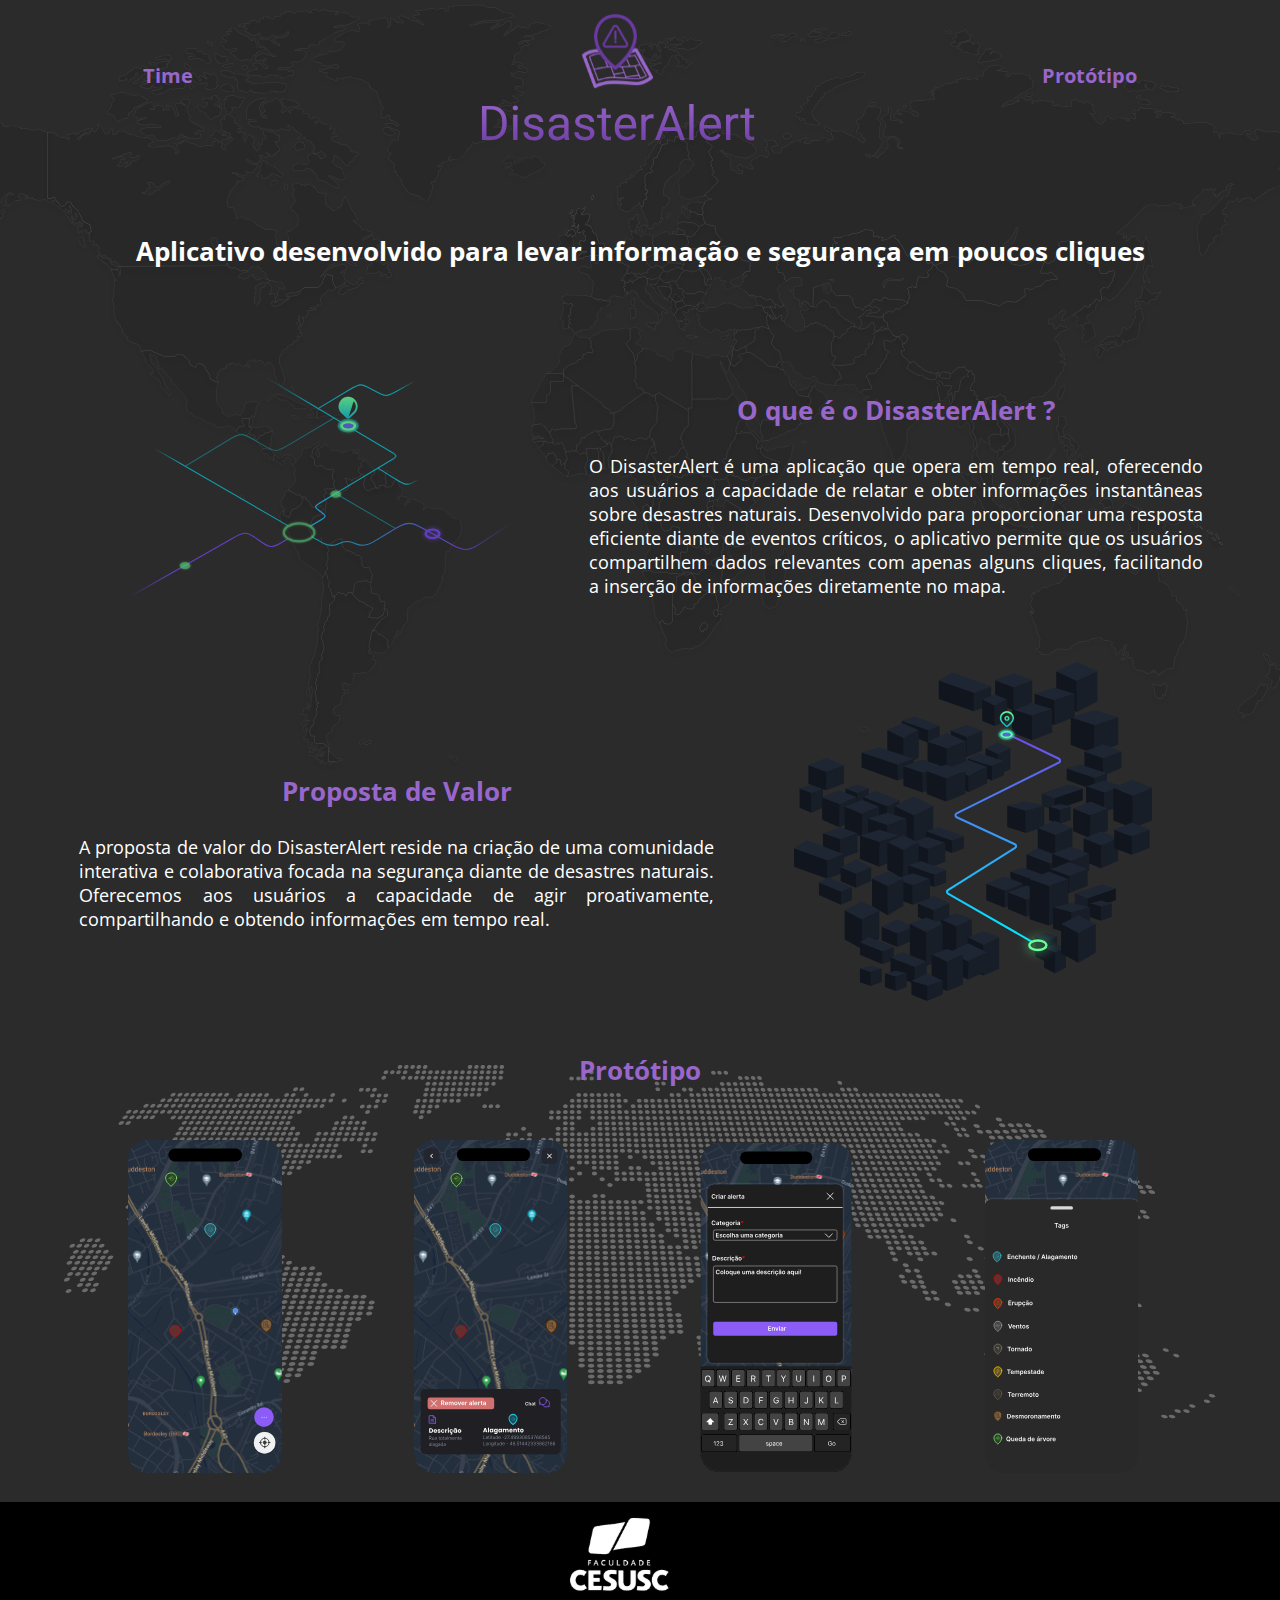
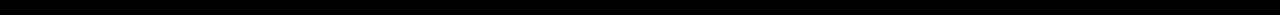
<file: index.html>
<!DOCTYPE html>
<html lang="pt-br">
  <head>
    <meta charset="UTF-8" />
    <meta name="viewport" content="width=device-width, initial-scale=1.0" />
    <link rel="shortcut icon" href="./img/logo.svg" type="image/x-icon" />
    <link rel="stylesheet" href="style.css" />
    <title>DisasterAlert</title>
  </head>
  <body>
    <div>
      <section>
        <div class="nav">
          <a href="./time/time.html" class="link-nav">Time</a>
          <img class="logo" src="./img/logo-disaster.svg" alt="" />
          <a
            href="https://www.figma.com/proto/OO5sw2pgVPyiIYriphn2Ow/Disaster-Alert?page-id=0%3A1&type=design&node-id=8-557&viewport=474%2C401%2C0.37&t=oWrB72cMQTQhyLQP-1&scaling=min-zoom&starting-point-node-id=8%3A557&mode=design"
            class="link-nav"
            target="_blank"
            >Protótipo</a
          >
        </div>
      </section>
      <div>
        <h1>Aplicativo desenvolvido para levar informação e segurança em poucos cliques</h1>
      </div>
    </div>

    
    <section class="section-org">
      <img src="./img/map.svg" alt="" class="section-map" />
      <div>
        <h3 class="color-h3">O que é o DisasterAlert ?</h3>
        <p class="p_h3">
          O DisasterAlert é uma aplicação que opera em tempo real,
          oferecendo aos usuários a capacidade de relatar e obter informações
          instantâneas sobre desastres naturais. Desenvolvido para proporcionar
          uma resposta eficiente diante de eventos críticos, o aplicativo
          permite que os usuários compartilhem dados relevantes com apenas
          alguns cliques, facilitando a inserção de informações diretamente no
          mapa.
        </p>
      </div>
    </section>
    <section class="section-org">
      <div>
        <h3 class="color-h3">Proposta de Valor</h3>
        <p class="p_h3">
          A proposta de valor do DisasterAlert reside na criação de uma
          comunidade interativa e colaborativa focada na segurança diante de
          desastres naturais. Oferecemos aos usuários a capacidade de agir
          proativamente, compartilhando e obtendo informações em tempo real.
        </p>
      </div>
      <img src="./img/map2.svg" alt="" class="section-map-2" />
    </section>
    <div class="ponti-map">
      <h3 class="color-h3">Protótipo</h3>
      <img src="./img/firstScreen.svg" alt="" class="screens" />
      <img src="./img/secondScreen.svg" alt="" class="screens" />
      <img src="./img/threeScreen.svg" alt="" class="screens" />
      <img src="./img/forScreen.svg" alt="" class="screens" />
    </div>

    <footer>
      <div>
        <img src="./img/cesusc.svg" alt="" class="img_footer" />
      </div>
    </footer>
  </body>
</html>
</file>
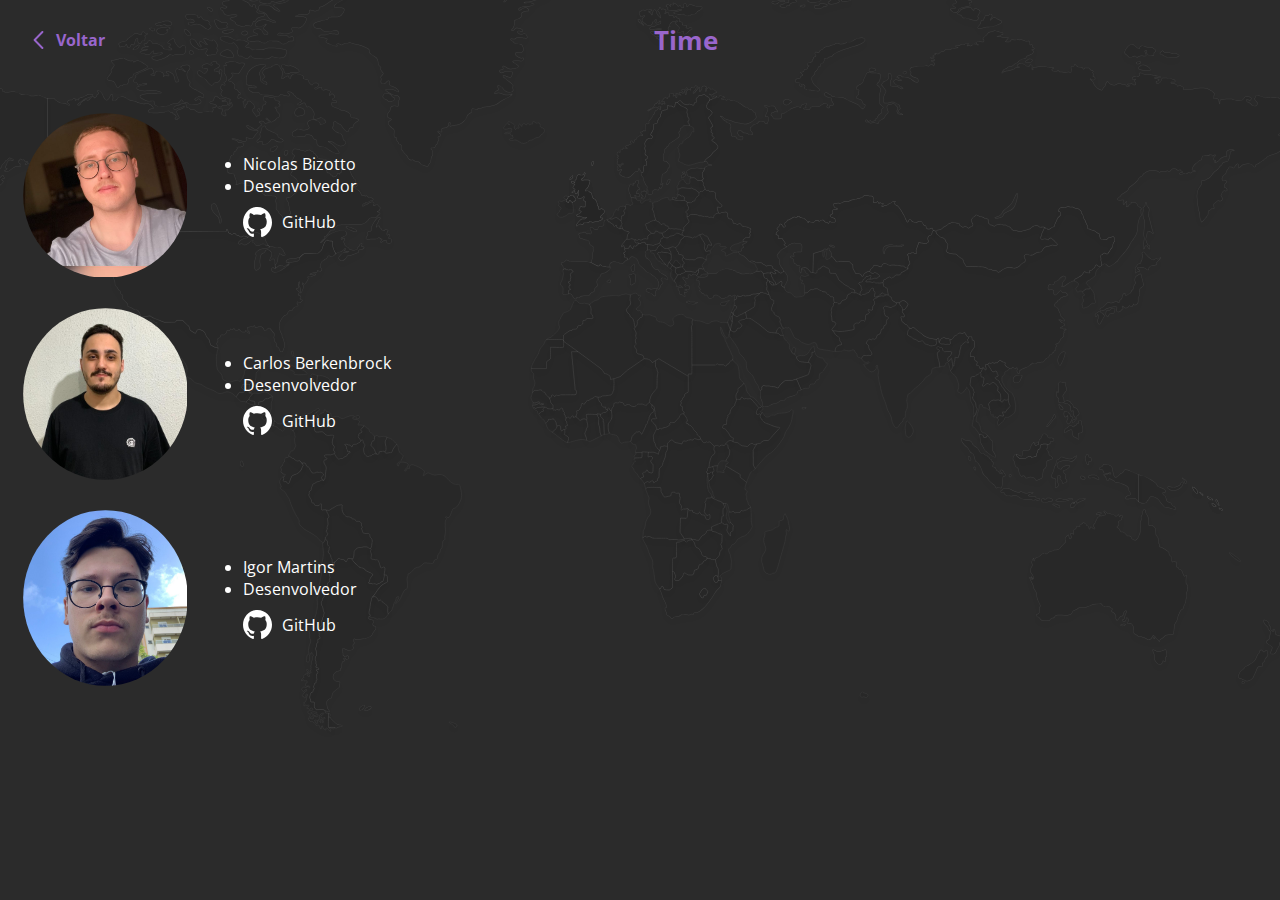
<file: time/time.html>
<!DOCTYPE html>
<html lang="pt-br">
  <head>
    <meta charset="UTF-8" />
    <meta name="viewport" content="width=device-width, initial-scale=1.0" />
    <link rel="shortcut icon" href="./img/logo.svg" type="image/x-icon" />
    <link rel="stylesheet" href="./time.css" />
    <title>Time DisasterAlert</title>
  </head>
  <body>
    <div>
      <div style="display: flex">
        <a href="../index.html" class="button_home">
          <img src="../img/voltar.svg" alt="" class="img-voltar" />
          Voltar
        </a>
        <h1>Time</h1>
      </div>
      <div class="top">
        <div class="div-person">
          <img class="border-circle" src="../img/img_time/nick.jpg" alt="" />
          <ul>
            <li>Nicolas Bizotto</li>
            <li>Desenvolvedor</li>
            <a
              href="https://github.com/Bizotto"
              class="name-link"
              target="_blank"
            >
              <img src="../img/github.svg" alt="" class="link-git" />GitHub</a
            >
          </ul>
        </div>
        <div class="div-person">
          <img class="border-circle" src="../img/img_time/carlos.jpg" alt="" />
          <ul>
            <li>Carlos Berkenbrock</li>
            <li>Desenvolvedor</li>
            <a
              href="https://github.com/CarlosBerken"
              class="name-link"
              target="_blank"
            >
              <img src="../img/github.svg" alt="" class="link-git" />GitHub</a
            >
          </ul>
        </div>
        <div class="div-person">
          <img class="border-circle" src="../img/img_time/igao.jpg" alt="" />
          <ul>
            <li>Igor Martins</li>
            <li>Desenvolvedor</li>
            <a
              href="https://github.com/igorjosemartins"
              class="name-link"
              target="_blank"
            >
              <img src="../img/github.svg" alt="" class="link-git" />GitHub</a
            >
          </ul>
        </div>
      </div>
    </div>
  </body>
</html>
</file>
<file: style.css>
@import url("https://fonts.googleapis.com/css2?family=Open+Sans:wght@300;400;500;600;700;800&display=swap");

body {
  background-color: #2b2b2b;
  background-image: url("./img/Earth.svg");
  background-repeat: no-repeat;
  background-position: top;
  margin: 0;
}

h1 {
  font-family: "Open Sans", sans-serif;
  padding-top: 5%;
  font-size: 26px;
  color: white;
  text-align: center;
}

.img_footer {
  width: 70%;
  height: 70%;
}

.test2 {
  /* background-image: url("./img/map.svg"); */
  background-repeat: no-repeat;
  background-position: center;
  width: 100%;
  height: 100%;
  margin-top: 2%;
}

h3 {
  font-family: "Open Sans", sans-serif;
  font-size: 26px;
  color: white;
  padding-top: 2%;
  text-align: center;
}

.color-h3 {
  color: #9966cc;
}

footer {
  background-color: black;
  margin-top: 2%;
  display: flex;
  align-items: center;
  justify-content: center;
}

.section-org {
  display: flex;
  align-items: center;
  padding-top: 5%;
}

.section-map {
  margin: 0;
  margin-left: 10%;
  margin-top: 2%;
  width: 30%;
  height: 30%;
  display: flex;
}

.section-map-2 {
  margin: 0;
  width: 28%;
  height: 28%;
  padding-right: 10%;
}

.p_h3 {
  font-family: "Open Sans", sans-serif;
  font-size: 18px;
  color: white;
  text-align: justify;
  margin: 0% 10%;
}

.logo {
  margin-top: 1%;
}

.ponti-map {
  background-image: url("./img/ponti_map.svg");
  background-repeat: no-repeat;
  background-position: center;
}

.nav {
  display: flex;
  width: auto;
  align-items: center;
  justify-content: space-around;
}

.link-nav {
  font-family: "Open Sans", sans-serif;
  cursor: pointer;
  font-size: 20px;
  color: #9966cc;
  font-weight: bold;
  text-decoration: none;
}

.screens {
  width: 12%;
  margin-left: 10%;
  margin-top: 2%;
}

::-webkit-scrollbar {
  width: 14px;
}

::-webkit-scrollbar-thumb {
  background: #9966cc;
  border-radius: 10px;
}
</file>
<file: time/time.css>
@import url("https://fonts.googleapis.com/css2?family=Open+Sans:wght@300;400;500;600;700;800&display=swap");

body {
  background-color: #2b2b2b;
  background-image: url("../img/Earth.svg");
  background-repeat: no-repeat;
  background-position: center;
}

h1 {
  font-family: "Open Sans", sans-serif;
  font-size: 26px;
  color: #9966cc;
  align-items: center;
  display: flex;
  margin: 0;
  padding-left: 40%;
}

li {
  font-family: "Open Sans", sans-serif;
  color: white;
}

.name-link {
  font-family: "Open Sans", sans-serif;
  text-decoration: none;
  color: white;
  display: flex;
  align-items: center;
  margin-top: 5%;
}

.link-git {
  width: 15%;
  height: 15%;
  margin-right: 5%;
}

.top {
  margin-top: 2%;
}

.div-person {
  display: flex;
  align-items: center;
}

.border-circle {
  border-radius: 50%;
  width: 13%;
  height: 13%;
  padding: 1.2%;
}

.button_home {
  font-family: "Open Sans", sans-serif;
  font-weight: bold;
  color: #9966cc;
  padding-left: 1%;
  text-decoration: none;
  display: flex;
  align-items: center;
}

.img-voltar {
  width: 28%;
  height: 28%;
}

::-webkit-scrollbar {
  width: 14px;
}

::-webkit-scrollbar-thumb {
  background: #9966cc;
  border-radius: 10px;
}
</file>
